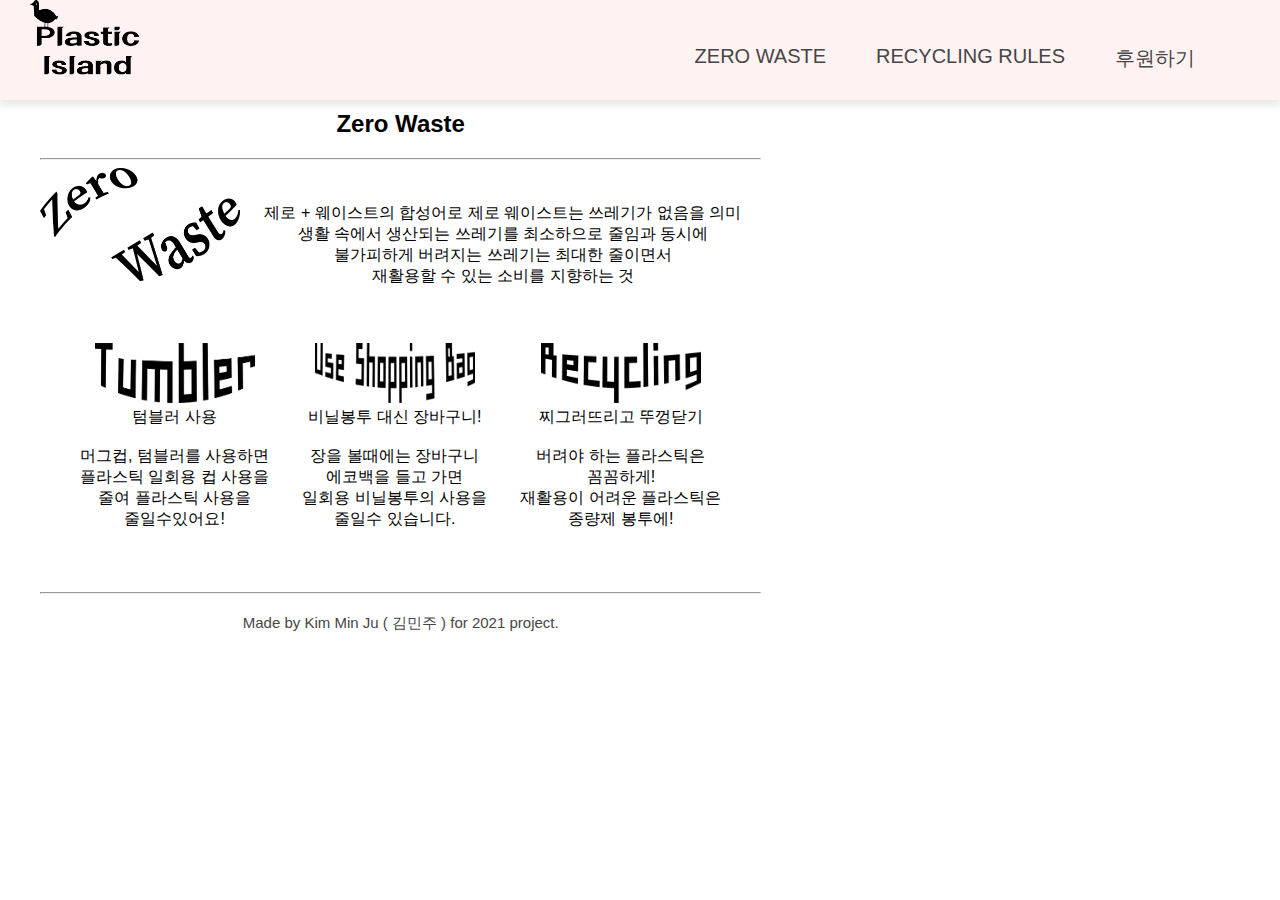
<file: sub01.html>
<!DOCTYPE html>
<html lang="en">
<head>
  <meta charset="UTF-8">
  <meta http-equiv="X-UA-Compatible" content="IE=edge">
  <meta name="viewport" content="width=device-width, initial-scale=1.0">
  <link rel="stylesheet" href="./main.css">
  <title>Zero Waste</title>
</head>
<body>
  <header>
    <nav>
      <a href="index.html" class="logo"><img class="header_logo" src="./images/header_logo.png" alt="logo"></a>
      <ul>
        <li><a href="javascript:()" onclick="showpopup();">후원하기</a></li>
        <li><a href="./sub02.html">Recycling Rules</a></li>
        <li><a href="./sub01.html">Zero Waste</a></li>
      </ul>
    </nav>
  </header>
  <section class="sub01_section">
    <h2>Zero Waste</h2>
    <div class="sub01_div">
      <hr />
      <div class="sub01_div_content">
        <div>
          <img class="sub01_title_image" src="./images/image_sub01_title.png" alt="Recycling" />
        </div>
        <div class="sub01_div_content_sub">제로 + 웨이스트의 합성어로 제로 웨이스트는 쓰레기가 없음을 의미  <br />
        생활 속에서 생산되는 쓰레기를 최소하으로 줄임과 동시에  <br />
        불가피하게 버려지는 쓰레기는 최대한 줄이면서  <br />
        재활용할 수 있는 소비를 지향하는 것 <br />
        </div>
      </div>
    </div><br /><br />
    <div class="sub01_image_list">
      <div>
        <img class="sub01_content_image" src="./images/image_sub01_1.png" alt="텀블러 사용"/><br />
        텀블러 사용<br /><br />
        머그컵, 텀블러를 사용하면 <br />
        플라스틱 일회용 컵 사용을 <br />
        줄여 플라스틱 사용을 <br />
        줄일수있어요! <br />
      </div>
      <div>
        <img class="sub01_content_image" src="./images/image_sub01_2.png" alt="비닐봉투 대신 장바구니!" /><br />
        비닐봉투 대신 장바구니!<br /><br />
        장을 볼때에는 장바구니 <br />
        에코백을 들고 가면 <br />
        일회용 비닐봉투의 사용을 <br />
        줄일수 있습니다. <br />
      </div>
      <div>
        <img class="sub01_content_image" src="./images/image_sub01_3.png" alt="찌그러뜨리고 뚜껑닫기"/><br />
        찌그러뜨리고 뚜껑닫기<br /><br />
        버려야 하는 플라스틱은 <br />
        꼼꼼하게! <br />
        재활용이 어려운 플라스틱은 <br />
        종량제 봉투에! <br />
      </div>
    </div><br /><br /><br />

    <hr /><footer>
      Made by Kim Min Ju ( 김민주 ) for 2021 project.
    </footer>

  </section>

  <!-- begin popup -->

<div class="popup" id="popup">
  <div class="blanket"></div>
  <div class="content">
    <h2>후원하기</h2>
    <form action="">
      <div class="row">
        <div class="item">
          <input type="text" placeholder="이름">
        </div>  
        <div class="item">  
          <input type="text" placeholder="이메일 주소 입력">
        </div>
      </div>
      <button class="signup" onclick="hidePopup();">더 알아보기</button>
      <button class="close" onclick="hidePopup();"></button>  
    </form>
 
  </div>
</div>
<script src="./script.js" type="text/javascript"></script>

</body>
</html>
</file>
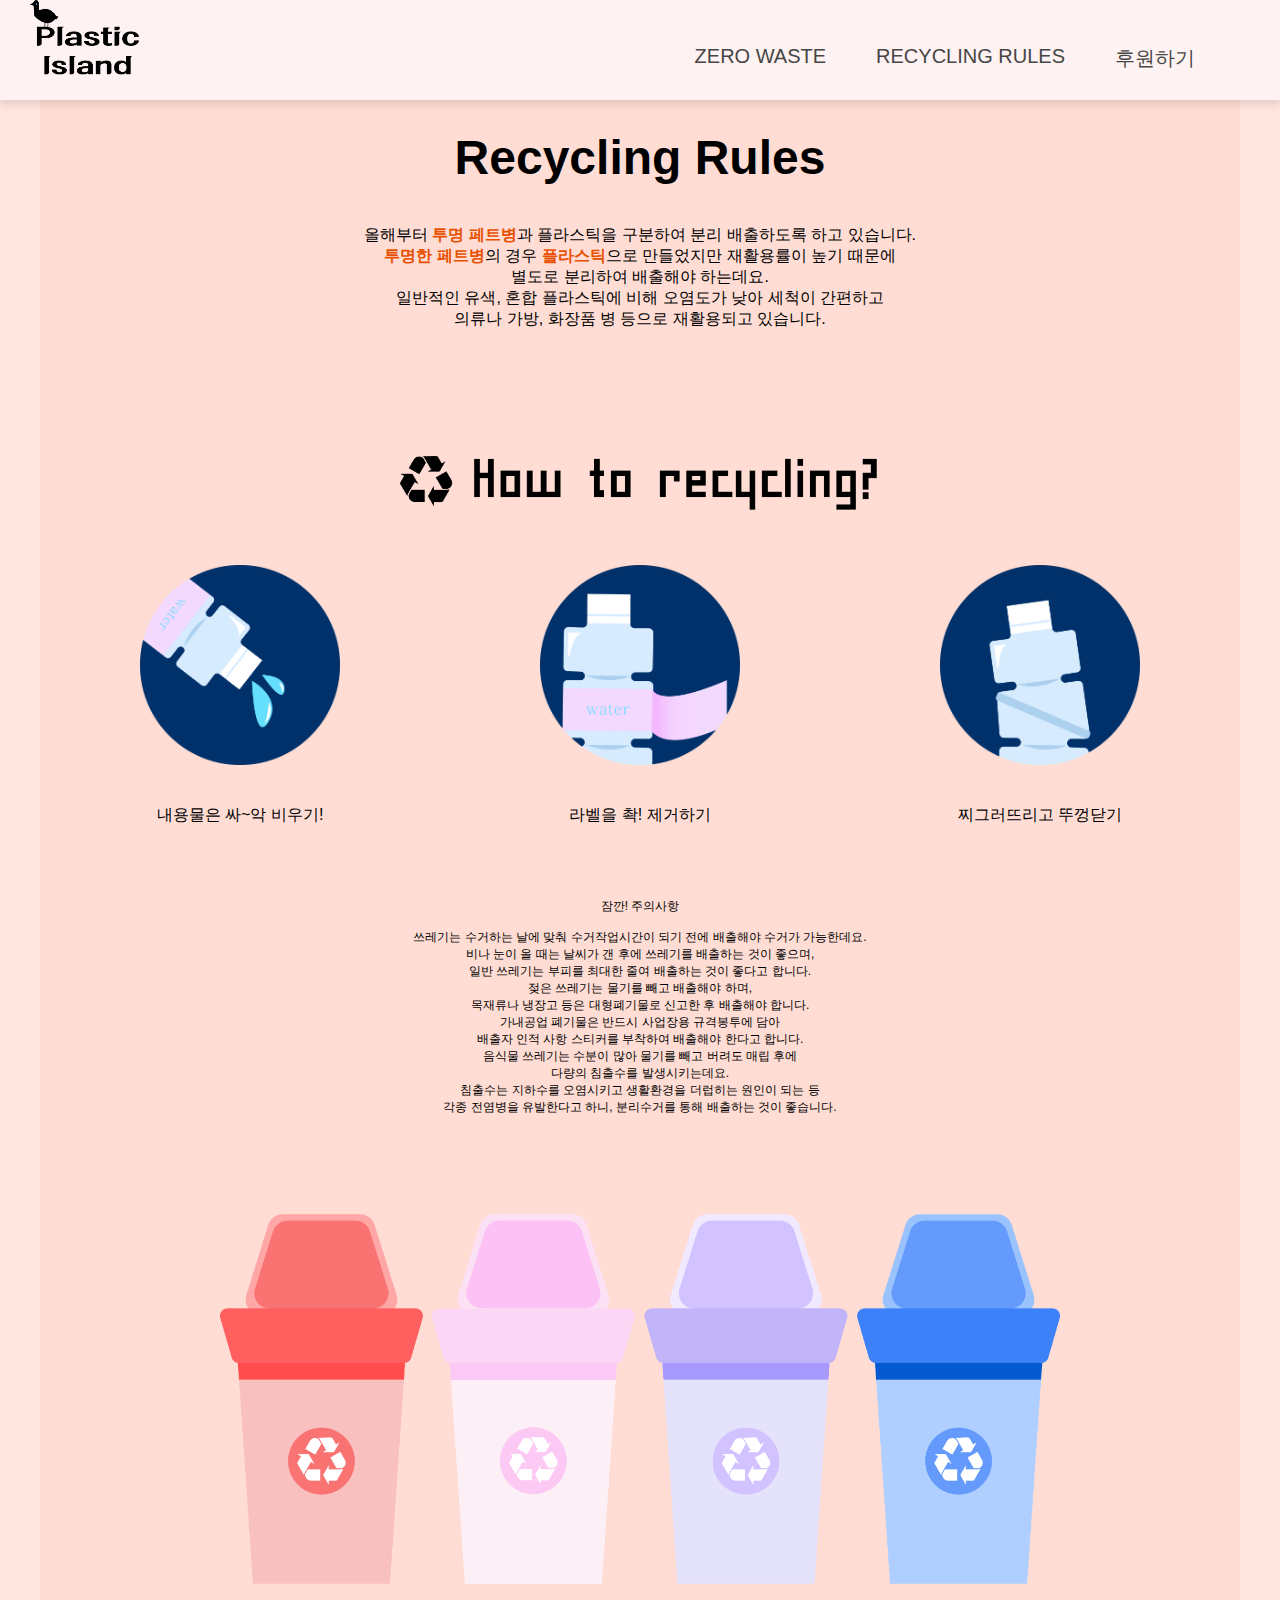
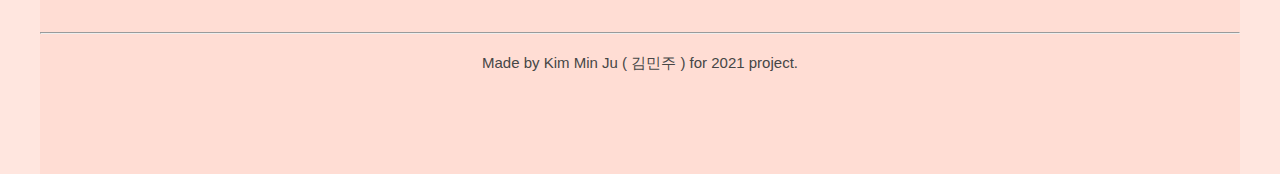
<file: sub02.html>
<!DOCTYPE html>
<html lang="en">
<head>
  <meta charset="UTF-8">
  <meta http-equiv="X-UA-Compatible" content="IE=edge">
  <meta name="viewport" content="width=device-width, initial-scale=1.0">
  <link rel="stylesheet" href="./main.css">
  <title>Recycling Rules</title>
</head>
<body id="sub02_index">
  <header>
    <nav>
      <a href="index.html" class="logo"><img class="header_logo" src="./images/header_logo.png" alt="logo"></a>
      <ul>
        <li><a href="javascript:()" onclick="showpopup();">후원하기</a></li>
        <li><a href="./sub02.html">Recycling Rules</a></li>
        <li><a href="./sub01.html">Zero Waste</a></li>
      </ul>
      </nav>
  </header>
  <section class="sub02_section">
    <h2>Recycling Rules</h2>
    <div class="sub02_div">
      올해부터 <span class="sub02_content1">투명 페트병</span>과 <span class="sub02_content1"></span>플라스틱을 구분하여 분리 배출하도록 하고 있습니다. <br />
      <span class="sub02_content1">투명한 페트병</span>의 경우 <span class="sub02_content1">플라스틱</span>으로 만들었지만 재활용률이 높기 때문에 <br />
      별도로 분리하여 배출해야 하는데요.  <br />
      일반적인 유색, 혼합 플라스틱에 비해 오염도가 낮아 세척이 간편하고 <br />
      의류나 가방, 화장품 병 등으로 재활용되고 있습니다. <br />
    </div><br /><br /><br /><br /><br /><br /><br />
    <div>
      <img class="sub02_title_image" src="./images/image_sub02_title.png" alt="분리 배출 방법" />
    </div><br /><br />
    <div class="sub02_image_list">
      <div>
        <img class="sub02_content_image" src="./images/image_sub02_1.png" alt="내용물은 싸악 비우기"/><br /><br /><br />
        내용물은 싸~악 비우기!<br /><br />
      </div>
      <div>
        <img class="sub02_content_image" src="./images/image_sub02_2.png" alt="라벨을 확 제거하기" /><br /><br /><br />
        라벨을 촥! 제거하기<br /><br />
      </div>
      <div>
        <img class="sub02_content_image" src="./images/image_sub02_3.png" alt="찌그러뜨리고 뚜껑닫기"/><br /><br /><br />
        찌그러뜨리고 뚜껑닫기<br /><br />
      </div>
    </div><br /><br /><br />

    <div class="sub02_notice">
      잠깐! 주의사항 <br /><br />
      쓰레기는 수거하는 날에 맞춰 수거작업시간이 되기 전에 배출해야 수거가 가능한데요.  <br />
      비나 눈이 올 때는 날씨가 갠 후에 쓰레기를 배출하는 것이 좋으며,  <br />
      일반 쓰레기는 부피를 최대한 줄여 배출하는 것이 좋다고 합니다.  <br />
      젖은 쓰레기는 물기를 빼고 배출해야 하며,  <br />
      목재류나 냉장고 등은 대형폐기물로 신고한 후 배출해야 합니다.  <br />
      가내공업 폐기물은 반드시 사업장용 규격봉투에 담아  <br />
      배출자 인적 사항 스티커를 부착하여 배출해야 한다고 합니다.  <br />
      음식물 쓰레기는 수분이 많아 물기를 빼고 버려도 매립 후에  <br />
      다량의 침출수를 발생시키는데요.  <br />
      침출수는 지하수를 오염시키고 생활환경을 더럽히는 원인이 되는 등  <br />
      각종 전염병을 유발한다고 하니, 분리수거를 통해 배출하는 것이 좋습니다. <br />
    </div><br />

    <div>
      <img class="sub02_last_image" src="./images/image_sub02_04.png" alt="쓰리기통 4개 이미지" />
    </div><br /><br />
    
    <hr /><footer>
      Made by Kim Min Ju ( 김민주 ) for 2021 project.
    </footer>

  </section>

  <!-- begin popup -->

<div class="popup" id="popup">
  <div class="blanket"></div>
  <div class="content">
    <h2>후원하기</h2>
    <form action="">
      <div class="row">
        <div class="item">
          <input type="text" placeholder="이름">
        </div>  
        <div class="item">  
          <input type="text" placeholder="이메일 주소 입력">
        </div>
      </div>
      <button class="signup" onclick="hidePopup();">더 알아보기</button>
      <button class="close" onclick="hidePopup();"></button>  
    </form>
 
  </div>
</div>
<script src="./script.js" type="text/javascript"></script>

</body>
</html>
</file>
<file: main.css>
body, html{
    font-family: 'Noto Sans KR', sans-serif;
    padding: 0;
    margin: 0;
}

#body_index {
  background-color: #edd8c5;
}

#sub02_index {
  background-color: #ffe6df;
}

.header_logo {
  width: 520px;
  height: 80px; 
}

section {
  background-color: #FFF4D1;
}

header {
  background-color:#FFF2F2;
  width: 100%;
  display: flex;
  justify-content: center;
  box-shadow: 0 5px 8px rgba(0, 0, 0, .1);
  position: fixed;
  z-index: 1;
}
.logo img{
  width: 110px;
  position: absolute; 
  margin-left: 30px;
  margin-bottom: 10px;
  float: left;
}

nav{
  width: 1280px;
  height: 100px;
  background-color: #FFF2F2;
}

nav ul{
  padding: 0;
  margin: 0 60px 0 0;

}
nav ul li{
   padding: 0;
   margin: 0;
   display: block;
   float: right;

}

nav ul li a{
   display: block;
   height: 100%;
   box-sizing: border-box;
   text-transform: uppercase;
   font-weight: 500;
   font-size: 20px;
   color: #464646;
   text-decoration: none;
   padding: 45px 25px;
}

.intro {
  background-image: url(./images/main_top.png);
  max-width: 1320px;
  height: 1080px;
  margin-right: auto;
  margin-left: auto;
  box-sizing: border-box;
}

.intro_section01 {
  padding: 150px 0 0 150px;
  position: absolute;
}

.intro_section01 .title {
  font-weight: bold;
  font-size: 50px;
  color: #464646;
}
  
.intro_section01 .sub_title {
  font-weight: normal;
  font-size: 30px;
  color: #464646;
}

.cta {
  font-family: 'Noto Sans KR', sans-serif;
  font-size: 20px;
  font-weight: normal;
  color: white;
  background: #543b12;    
  display: inline-block;
  border: 3px solid #543b12;     
  padding: 15px 20px;
  border-radius: 10px;
  text-decoration: none;
  cursor: pointer; 
}

a.cta:active, 
button.signup:active {
  opacity: .7;
}

.intro_section02{
  background-color: white;
  max-width: 100%;
  height: 550px;
  text-align: center;
  padding: auto;
}
.intro_section02 img {
  width: 80px;
  height: 80px;
  margin-top: 80px;
  opacity: 0.7;
}
.intro_section02 .sub_title{
  font-weight: 500;
  font-size: 35px;
  color: #464646;
}

.intro_section02 .dsc{
  color: #543b12;
  margin-top: 40px;
  font-size: 20px;
  font-weight: 300;
}

.v_section01 {
  background-color: #edd8c5;  
  max-width: 100%;
  padding: 160px 100px;
  display: flex;
  justify-content: center;
}

.v_section01 img {
  width: 250px;
  height: 250px; 
  padding: 30px;
  margin-top: 100px;
  box-sizing: border-box;
  /* background-color: #FFF2F2;  */
  position: relative;
}

.influenza {
  width: 450px;
  padding: auto;
}

h2.title{
  font-weight: medium;
  font-size: 35px;
  color: #464646;
}

p.question {
  font-weight: 400;
  font-size: 25px;
  margin-top: 30px;
  color: #464646;
}

p.dsc{
  font-weight: 300;
  font-size: 22px;
  color: #464646;
}

.v_section02 {
  background-color: #edd8c5;  
  max-width: 100%;
  padding: auto;
  display: flex;
  justify-content: center;
}

.v_section02 img{
  width: 200px;   
  height: 200px;
  margin-left: 20px;
  box-sizing: border-box;
  position: relative;
}

.typhoid {
  width: 400px;
  padding: auto;
}

.v_section03 {
  background-color: #FFF2F2;
  max-width: 100%;
  padding: 200px 0 300px 0;
  display: flex;
  justify-content: center;
}

.v_section03 img {
  width: 400px;
  height: 600px;
  box-sizing: content-box;
  padding-right: 30px;
  margin-top: 40px;
  background-color: #FFF2F2;
  position: relative;
}

.tetanus {
  width: 400px;
  margin-left: 50px;
}

footer{
  display: block;
  margin: 20px 0;
  max-width: 100%;
  height: 100px;
  text-align: center;
  color: #464646;
  font-size: 15px;
}


/* begin popup */

.popup{
	display: none;
	position: fixed;
	top: 0;
	bottom: 0;
	right: 0;
	left: 0;
	z-index: 2;
}

.popup.show{
	display: block;
}

.popup .blanket{
	background-color: rgba(0,0,0,.7);
	position: absolute;
	top: 0;
	bottom: 0;
	right: 0;
	left: 0;
}

.content{
	box-sizing: border-box;
	padding: 30px 40px;
	width: 621px;
	height: 454px;
	background-color: white;
	text-align: center;
	position: absolute;
	left: 50%;
	top: 50%;
	margin-top: -250px;
	margin-left: -380px;
}

.popup h2{
	margin: 30px 0 20px;
}

.popup #signup {
	margin-top: 40px;
}

.signup {
  font-family: 'Noto Sans KR', sans-serif;
  font-size: 20px;
  font-weight: normal;
  color: white;
  background: #f9a0ee;  /* #B280E8; */
  border: 3px solid #ffd2fa;  /* 9d6fcf;   */
  padding: 10px 20px;
  border-radius: 10px;
  cursor: pointer;
  margin-top: 30px;
}

.close {
	width: 40px;
	height: 40px;
  background: url(./images/close_button.png) no-repeat center center;
  background-color: black;
  box-shadow: 0 5px 8px rgba(0, 0, 0, .1);
	background-size: 50%;
	position: absolute;
	top: -15px;
	right: -15px;
	border-radius: 50%;
	border: none;
	outline: none;
	cursor: pointer;
}

.popup .row{
  display: row;
  justify-content: center;
  margin-top: 50px;	
}

.popup .item{
	width: 475px;
  font-size: 59px;
  position: relative;
  left: 36px;
  margin-top: 10px;
}

.popup .item input[type='text']{
	display: block;
	font-size: 20px;
	font-weight: medium;
	border: 2px solid #575757;
	height: 65px;
	box-sizing: border-box;
	width: 100%;
	padding: 20px 20px;
}

.sub01_section {
  position: absolute; 
  top: 80px; 
  margin: 10px 40px; 
  background-color: white; 
  text-align: center; 
}

.sub01_div {
  font-size: 16px;  
}

.sub01_div_content div {
  display: inline-block;
}

.sub01_div_content_sub {
   margin: 20px 20px;
   text-align: center; 
}

.sub01_title_image {
  width: 200px;
}

.sub01_image_list {
  margin: 0 40px;
  display: flex;  
  justify-content: space-between; 
  align-items: center; 
}

.sub01_image_list div {
  display: inline-block;
}

.sub01_content_image {
  width: 160px;
  height: 60px; 
}










.sub02_section {
  position: absolute; 
  top: 80px; 
  margin: 10px 40px; 
  background-color: #ffddd4; /* white;    */
  text-align: center; 
}

.sub02_section h2 {
  font-size: 48px;
}

.sub02_div {
  font-size: 16px;  
}

.sub02_content1 {
  color:#e75000;
  font-weight: bold;
}

.sub02_image_list {
  margin: 0 100px;
  display: flex;  
  justify-content: space-between; 
  align-items: center; 
}

.sub02_image_list div {
  display: inline-block;
}

.sub02_title_image {
  width: 40%;
}

.sub02_content_image {
  width: 200px;
}

.sub02_notice {
  font-size: 12px;
}

.sub02_last_image {
  margin-top: 80px;
  width: 70%;
}
</file>
